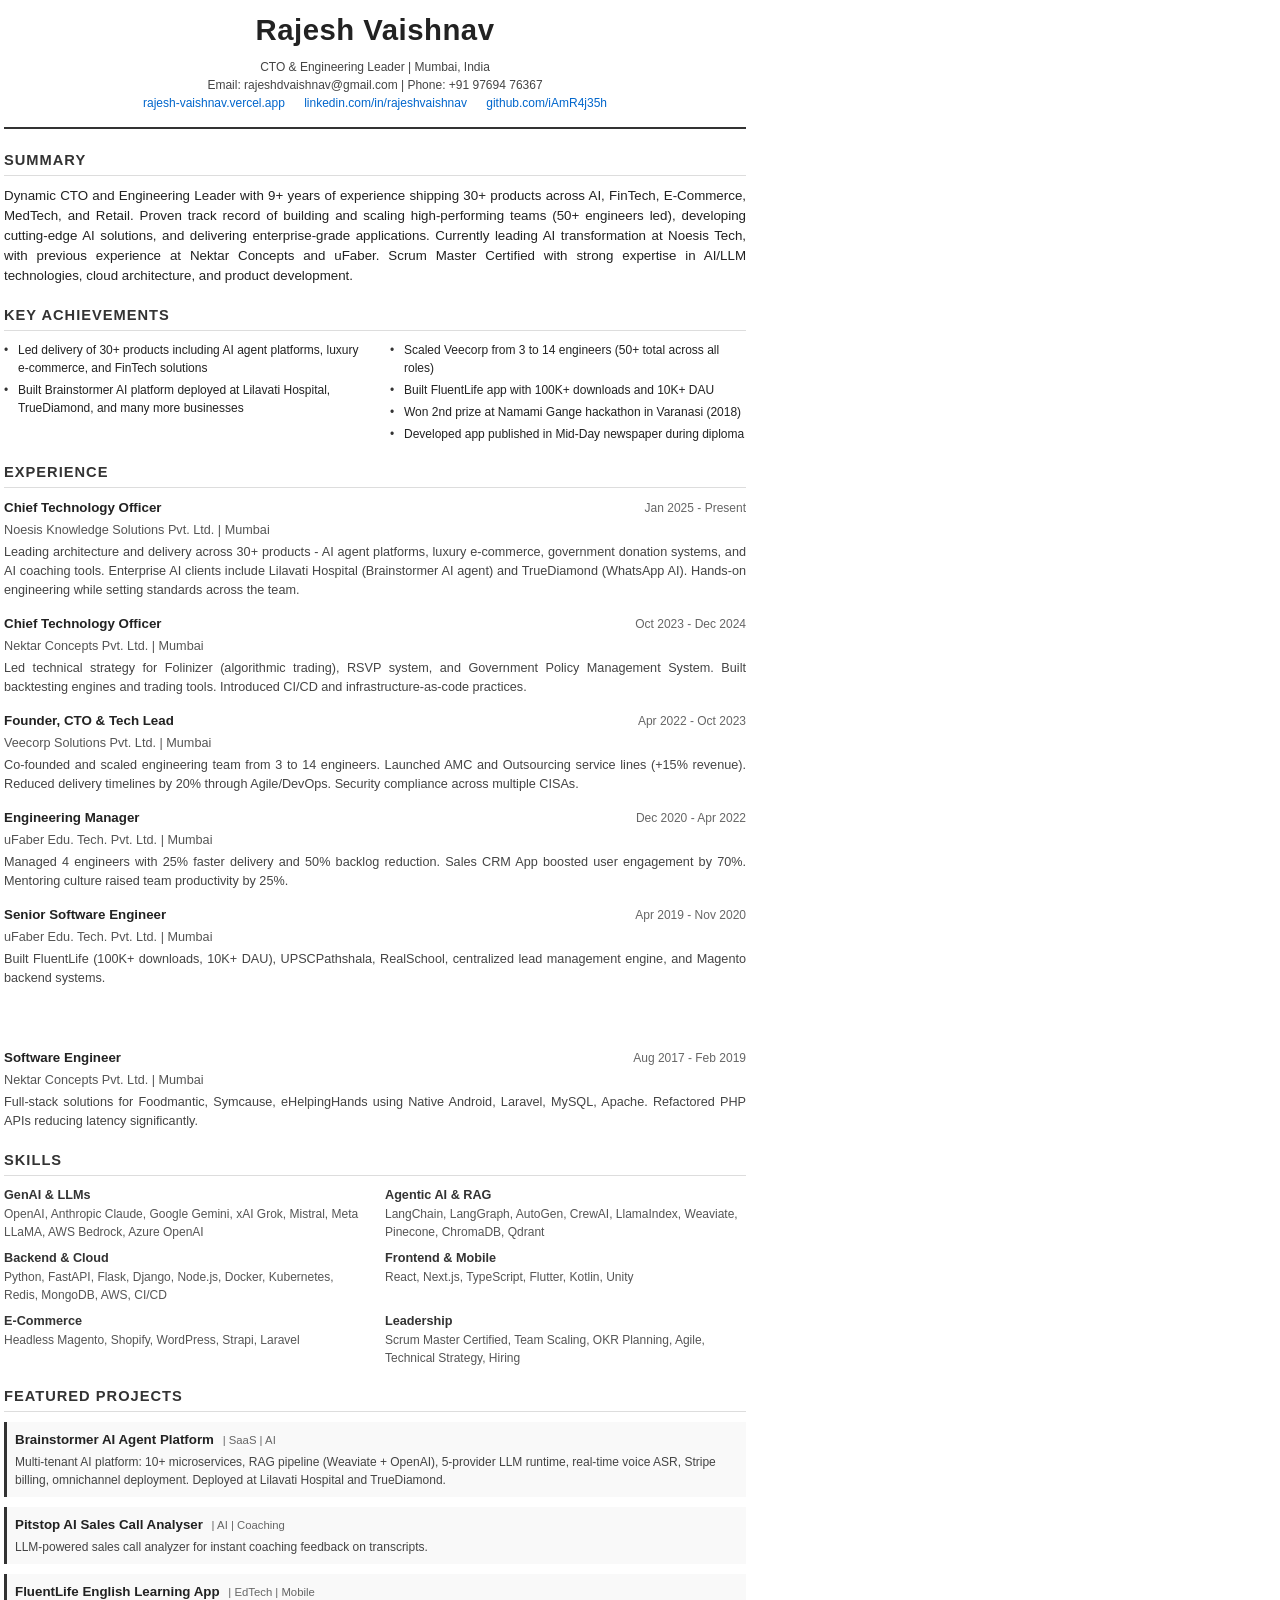
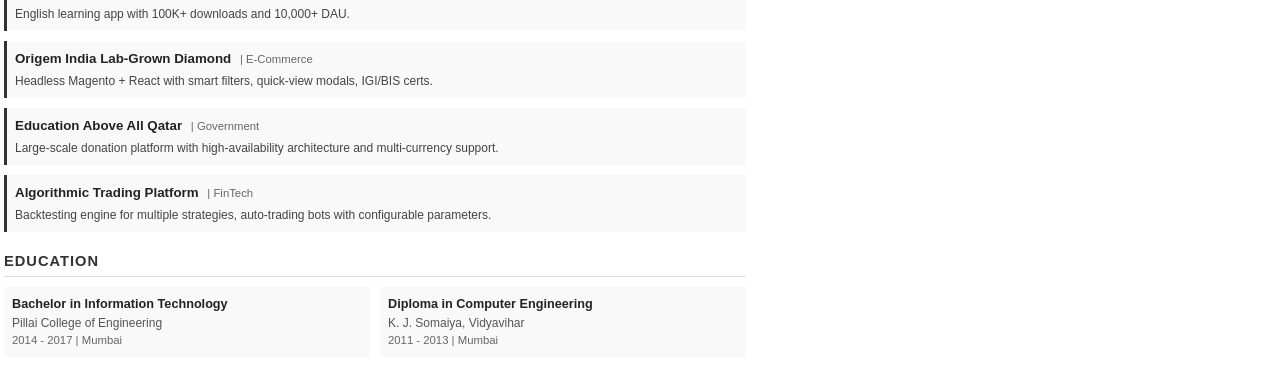
<file: resume.html>
<!DOCTYPE html>
<html lang="en">
<head>
  <meta charset="UTF-8">
  <meta name="viewport" content="width=device-width, initial-scale=1.0">
  <title>Rajesh Vaishnav - Resume</title>
  <style>
    @page { margin: 30px; padding: 0; }
    * { margin: 0; padding: 0; box-sizing: border-box; }
    html { margin: 0; padding: 0; }
    body { font-family: 'Segoe UI', Tahoma, Geneva, Verdana, sans-serif; font-size: 10pt; line-height: 1.5; color: #222; max-width: 750px; margin: 0; padding: 8px 4px; background: #fff; }
    
    .header { text-align: center; margin-bottom: 20px; padding-bottom: 15px; border-bottom: 2px solid #333; }
    h1 { font-size: 22pt; font-weight: 700; margin-bottom: 6px; letter-spacing: 0.5px; }
    .header p { font-size: 9pt; color: #444; }
    .header .links a { color: #0066cc; text-decoration: none; margin: 0 8px; }
    .header .links a:hover { text-decoration: underline; }
    
    h2 { font-size: 11pt; font-weight: 700; margin: 18px 0 10px; text-transform: uppercase; letter-spacing: 1px; border-bottom: 1px solid #ddd; padding-bottom: 4px; color: #333; }
    
    .summary { font-size: 10pt; text-align: justify; margin-bottom: 15px; }
    
    .achievements { margin-bottom: 15px; }
    .achievements ul { columns: 2; column-gap: 30px; list-style: none; padding-left: 0; }
    .achievements li { font-size: 9pt; margin-bottom: 4px; padding-left: 14px; position: relative; }
    .achievements li:before { content: "•"; position: absolute; left: 0; color: #333; }
    
    .job { margin-bottom: 14px; }
    .job-header { display: flex; justify-content: space-between; align-items: baseline; margin-bottom: 3px; }
    .job-title { font-weight: 600; font-size: 10pt; }
    .job-company { font-size: 9.5pt; color: #555; }
    .job-date { font-size: 9pt; color: #666; }
    .job-description { font-size: 9.5pt; color: #444; text-align: justify; }
    
    .skills-grid { display: grid; grid-template-columns: 1fr 1fr; gap: 8px 20px; }
    .skill-category { font-weight: 600; font-size: 9.5pt; color: #333; }
    .skill-tags { font-size: 9pt; color: #555; }
    
    .project { margin-bottom: 10px; padding: 8px; background: #f9f9f9; border-left: 3px solid #333; }
    .project-name { font-weight: 600; font-size: 10pt; }
    .project-type { font-size: 8.5pt; color: #666; margin-left: 5px; }
    .project-desc { font-size: 9pt; color: #444; margin-top: 3px; }
    
    .education { display: grid; grid-template-columns: 1fr 1fr; gap: 10px; }
    .edu-item { padding: 8px; background: #f9f9f9; }
    .edu-title { font-weight: 600; font-size: 9.5pt; }
    .edu-college { font-size: 9pt; color: #555; }
    .edu-date { font-size: 8.5pt; color: #666; }
  </style>
</head>
<body>

  <div class="header">
    <h1>Rajesh Vaishnav</h1>
    <p>CTO & Engineering Leader | Mumbai, India</p>
    <p>Email: rajeshdvaishnav@gmail.com | Phone: +91 97694 76367</p>
    <p class="links">
      <a href="https://rajesh-vaishnav.vercel.app">rajesh-vaishnav.vercel.app</a>
      <a href="https://linkedin.com/in/rajeshvaishnav">linkedin.com/in/rajeshvaishnav</a>
      <a href="https://github.com/iAmR4j35h">github.com/iAmR4j35h</a>
    </p>
  </div>

  <h2>Summary</h2>
  <p class="summary">
    Dynamic CTO and Engineering Leader with 9+ years of experience shipping 30+ products across AI, FinTech, E-Commerce, MedTech, and Retail. Proven track record of building and scaling high-performing teams (50+ engineers led), developing cutting-edge AI solutions, and delivering enterprise-grade applications. Currently leading AI transformation at Noesis Tech, with previous experience at Nektar Concepts and uFaber. Scrum Master Certified with strong expertise in AI/LLM technologies, cloud architecture, and product development.
  </p>

  <h2>Key Achievements</h2>
  <div class="achievements">
    <ul>
      <li>Led delivery of 30+ products including AI agent platforms, luxury e-commerce, and FinTech solutions</li>
      <li>Built Brainstormer AI platform deployed at Lilavati Hospital, TrueDiamond, and many more businesses</li>
      <li>Scaled Veecorp from 3 to 14 engineers (50+ total across all roles)</li>
      <li>Built FluentLife app with 100K+ downloads and 10K+ DAU</li>
      <li>Won 2nd prize at Namami Gange hackathon in Varanasi (2018)</li>
      <li>Developed app published in Mid-Day newspaper during diploma</li>
    </ul>
  </div>

  <h2>Experience</h2>
  
  <div class="job">
    <div class="job-header">
      <span class="job-title">Chief Technology Officer</span>
      <span class="job-date">Jan 2025 - Present</span>
    </div>
    <div class="job-header">
      <span class="job-company">Noesis Knowledge Solutions Pvt. Ltd. | Mumbai</span>
    </div>
    <p class="job-description">Leading architecture and delivery across 30+ products - AI agent platforms, luxury e-commerce, government donation systems, and AI coaching tools. Enterprise AI clients include Lilavati Hospital (Brainstormer AI agent) and TrueDiamond (WhatsApp AI). Hands-on engineering while setting standards across the team.</p>
  </div>

  <div class="job">
    <div class="job-header">
      <span class="job-title">Chief Technology Officer</span>
      <span class="job-date">Oct 2023 - Dec 2024</span>
    </div>
    <div class="job-header">
      <span class="job-company">Nektar Concepts Pvt. Ltd. | Mumbai</span>
    </div>
    <p class="job-description">Led technical strategy for Folinizer (algorithmic trading), RSVP system, and Government Policy Management System. Built backtesting engines and trading tools. Introduced CI/CD and infrastructure-as-code practices.</p>
  </div>

  <div class="job">
    <div class="job-header">
      <span class="job-title">Founder, CTO & Tech Lead</span>
      <span class="job-date">Apr 2022 - Oct 2023</span>
    </div>
    <div class="job-header">
      <span class="job-company">Veecorp Solutions Pvt. Ltd. | Mumbai</span>
    </div>
    <p class="job-description">Co-founded and scaled engineering team from 3 to 14 engineers. Launched AMC and Outsourcing service lines (+15% revenue). Reduced delivery timelines by 20% through Agile/DevOps. Security compliance across multiple CISAs.</p>
  </div>

  <div class="job">
    <div class="job-header">
      <span class="job-title">Engineering Manager</span>
      <span class="job-date">Dec 2020 - Apr 2022</span>
    </div>
    <div class="job-header">
      <span class="job-company">uFaber Edu. Tech. Pvt. Ltd. | Mumbai</span>
    </div>
    <p class="job-description">Managed 4 engineers with 25% faster delivery and 50% backlog reduction. Sales CRM App boosted user engagement by 70%. Mentoring culture raised team productivity by 25%.</p>
  </div>

  <div class="job">
    <div class="job-header">
      <span class="job-title">Senior Software Engineer</span>
      <span class="job-date">Apr 2019 - Nov 2020</span>
    </div>
    <div class="job-header">
      <span class="job-company">uFaber Edu. Tech. Pvt. Ltd. | Mumbai</span>
    </div>
    <p class="job-description">Built FluentLife (100K+ downloads, 10K+ DAU), UPSCPathshala, RealSchool, centralized lead management engine, and Magento backend systems.</p>
  </div>

  <div class="job" style="margin-top: 60px;">
    <div class="job-header">
      <span class="job-title">Software Engineer</span>
      <span class="job-date">Aug 2017 - Feb 2019</span>
    </div>
    <div class="job-header">
      <span class="job-company">Nektar Concepts Pvt. Ltd. | Mumbai</span>
    </div>
    <p class="job-description">Full-stack solutions for Foodmantic, Symcause, eHelpingHands using Native Android, Laravel, MySQL, Apache. Refactored PHP APIs reducing latency significantly.</p>
  </div>

  <h2>Skills</h2>
  <div class="skills-grid">
    <div>
      <p class="skill-category">GenAI & LLMs</p>
      <p class="skill-tags">OpenAI, Anthropic Claude, Google Gemini, xAI Grok, Mistral, Meta LLaMA, AWS Bedrock, Azure OpenAI</p>
    </div>
    <div>
      <p class="skill-category">Agentic AI & RAG</p>
      <p class="skill-tags">LangChain, LangGraph, AutoGen, CrewAI, LlamaIndex, Weaviate, Pinecone, ChromaDB, Qdrant</p>
    </div>
    <div>
      <p class="skill-category">Backend & Cloud</p>
      <p class="skill-tags">Python, FastAPI, Flask, Django, Node.js, Docker, Kubernetes, Redis, MongoDB, AWS, CI/CD</p>
    </div>
    <div>
      <p class="skill-category">Frontend & Mobile</p>
      <p class="skill-tags">React, Next.js, TypeScript, Flutter, Kotlin, Unity</p>
    </div>
    <div>
      <p class="skill-category">E-Commerce</p>
      <p class="skill-tags">Headless Magento, Shopify, WordPress, Strapi, Laravel</p>
    </div>
    <div>
      <p class="skill-category">Leadership</p>
      <p class="skill-tags">Scrum Master Certified, Team Scaling, OKR Planning, Agile, Technical Strategy, Hiring</p>
    </div>
  </div>

  <h2>Featured Projects</h2>
  
  <div class="project">
    <span class="project-name">Brainstormer AI Agent Platform</span>
    <span class="project-type">| SaaS | AI</span>
    <p class="project-desc">Multi-tenant AI platform: 10+ microservices, RAG pipeline (Weaviate + OpenAI), 5-provider LLM runtime, real-time voice ASR, Stripe billing, omnichannel deployment. Deployed at Lilavati Hospital and TrueDiamond.</p>
  </div>

  <div class="project">
    <span class="project-name">Pitstop AI Sales Call Analyser</span>
    <span class="project-type">| AI | Coaching</span>
    <p class="project-desc">LLM-powered sales call analyzer for instant coaching feedback on transcripts.</p>
  </div>

  <div class="project">
    <span class="project-name">FluentLife English Learning App</span>
    <span class="project-type">| EdTech | Mobile</span>
    <p class="project-desc">English learning app with 100K+ downloads and 10,000+ DAU.</p>
  </div>

  <div class="project">
    <span class="project-name">Origem India Lab-Grown Diamond</span>
    <span class="project-type">| E-Commerce</span>
    <p class="project-desc">Headless Magento + React with smart filters, quick-view modals, IGI/BIS certs.</p>
  </div>

  <div class="project">
    <span class="project-name">Education Above All Qatar</span>
    <span class="project-type">| Government</span>
    <p class="project-desc">Large-scale donation platform with high-availability architecture and multi-currency support.</p>
  </div>

  <div class="project">
    <span class="project-name">Algorithmic Trading Platform</span>
    <span class="project-type">| FinTech</span>
    <p class="project-desc">Backtesting engine for multiple strategies, auto-trading bots with configurable parameters.</p>
  </div>

  <h2>Education</h2>
  <div class="education">
    <div class="edu-item">
      <p class="edu-title">Bachelor in Information Technology</p>
      <p class="edu-college">Pillai College of Engineering</p>
      <p class="edu-date">2014 - 2017 | Mumbai</p>
    </div>
    <div class="edu-item">
      <p class="edu-title">Diploma in Computer Engineering</p>
      <p class="edu-college">K. J. Somaiya, Vidyavihar</p>
      <p class="edu-date">2011 - 2013 | Mumbai</p>
    </div>
  </div>

</body>
</html>
</file>
